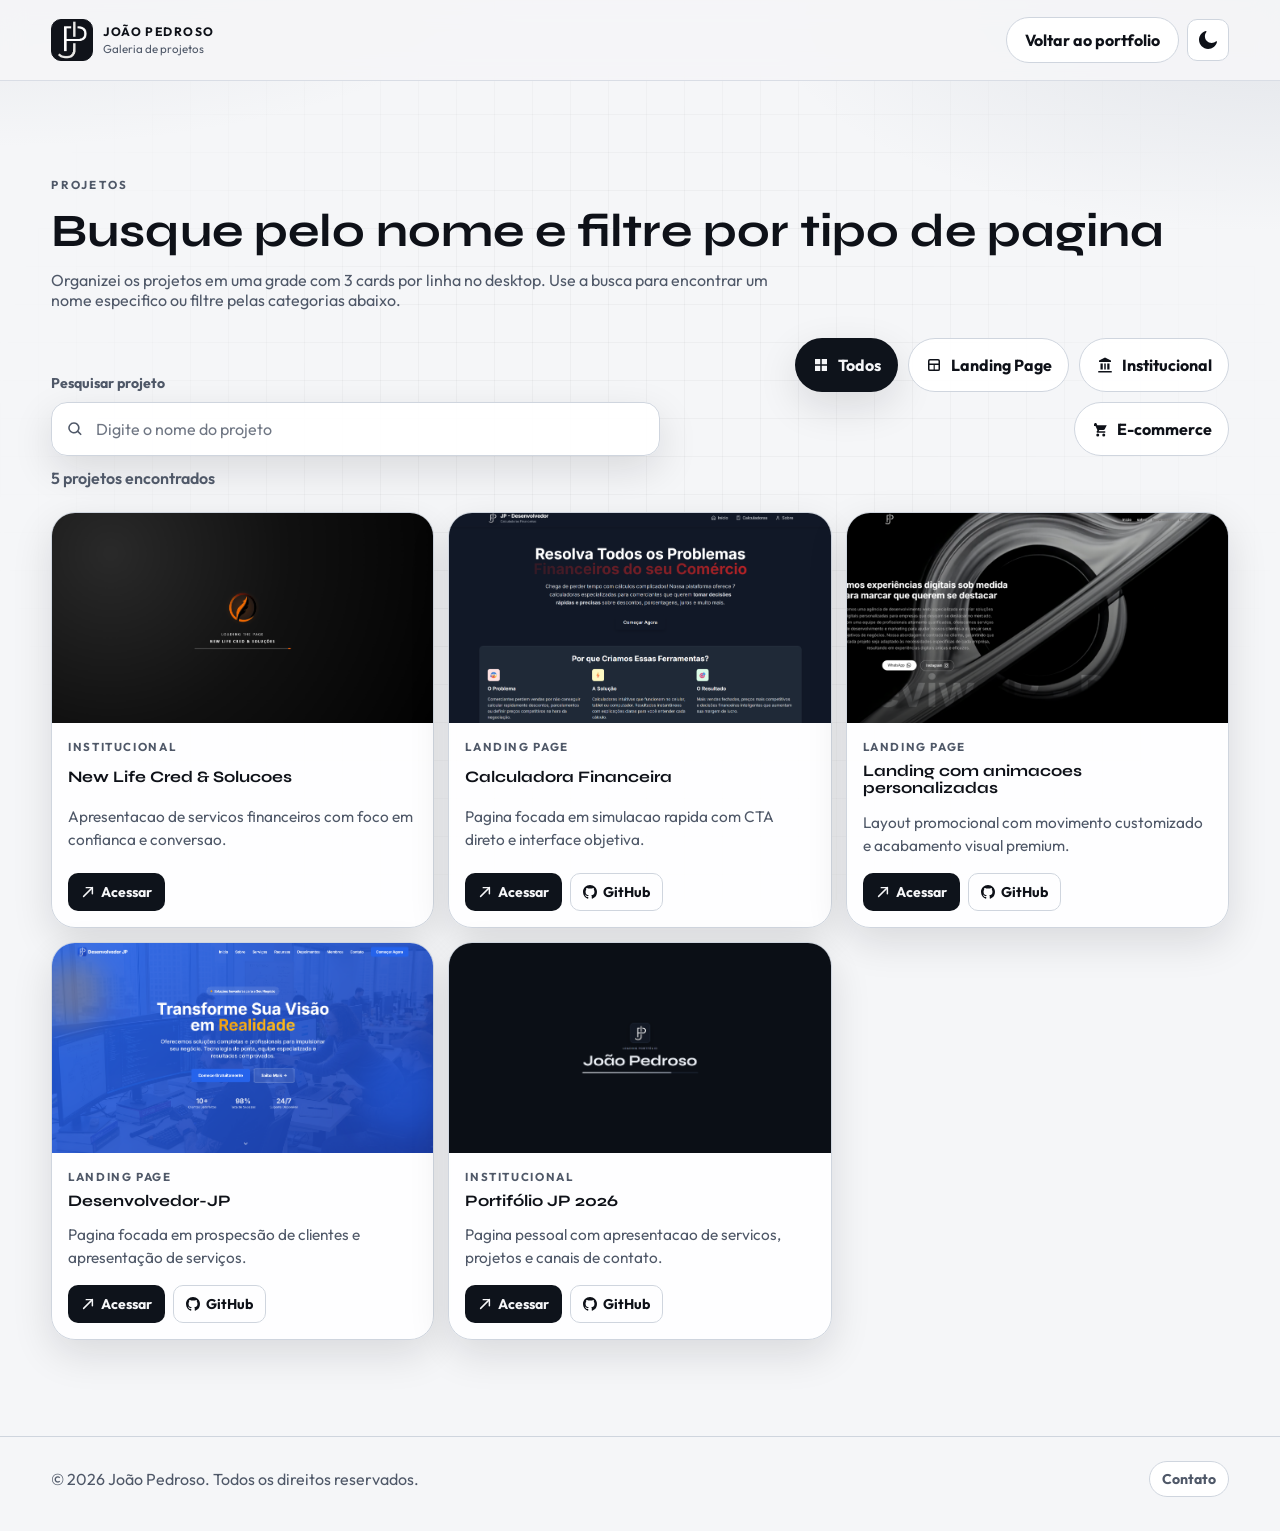
<file: projetos.html>
<!DOCTYPE html>
<html lang="pt-BR">
<head>
  <meta charset="UTF-8" />
  <meta name="viewport" content="width=device-width, initial-scale=1.0" />
  <title>Projetos | Joao Pedroso</title>
  <link rel="icon" href="img/logo-jp.png" />
  <meta
    name="description"
    content="Galeria de projetos de Joao Pedroso com busca por nome e filtros por categoria."
  />
  <link rel="preconnect" href="https://fonts.googleapis.com" />
  <link rel="preconnect" href="https://fonts.gstatic.com" crossorigin />
  <link
    href="https://fonts.googleapis.com/css2?family=Syne:wght@500;700;800&family=Outfit:wght@300;400;500;600;700&display=swap"
    rel="stylesheet"
  />
  <script>
    (function () {
      try {
        var savedTheme = localStorage.getItem('jp-theme');
        var useDark =
          savedTheme === 'dark' ||
          (savedTheme !== 'light' &&
            window.matchMedia &&
            window.matchMedia('(prefers-color-scheme: dark)').matches);
        document.documentElement.classList.toggle('dark', useDark);
      } catch (error) {}
    })();
  </script>
  <link rel="stylesheet" href="styles.css" />
</head>
<body>
  <div class="scroll-progress" aria-hidden="true"><span id="progressBar"></span></div>
  <div class="bg-layer" aria-hidden="true"></div>

  <header class="topbar" id="topo">
    <div class="shell topbar-inner">
      <a href="index.html#projects" class="brand" aria-label="Voltar para o portfolio">
        <img src="img/logo-jp.png" alt="Logo João Pedroso" width="42" height="42" />
        <span>
          <strong>JOÃO PEDROSO</strong>
          <small>Galeria de projetos</small>
        </span>
      </a>

      <div class="top-actions">
        <a class="action soft projects-home-link" href="index.html#projects">Voltar ao portfolio</a>
        <button id="themeBtn" class="theme-btn" type="button" aria-label="Ativar tema escuro">
          <svg class="icon-moon" aria-hidden="true" viewBox="0 0 312.812 312.812" width="18" height="18">
            <path
              d="M305.2 178.159c-3.2-.8-6.4 0-9.2 2-10.4 8.8-22.4 16-35.6 20.8-12.4 4.8-26 7.2-40.4 7.2-32.4 0-62-13.2-83.2-34.4-21.2-21.2-34.4-50.8-34.4-83.2 0-13.6 2.4-26.8 6.4-38.8 4.4-12.8 10.8-24.4 19.2-34.4 3.6-4.4 2.8-10.8-1.6-14.4-2.8-2-6-2.8-9.2-2-34 9.2-63.6 29.6-84.8 56.8-20.4 26.8-32.4 60-32.4 96 0 43.6 17.6 83.2 46.4 112s68 46.4 112 46.4c36.8 0 70.8-12.8 98-34 27.6-21.6 47.6-52.4 56-87.6 1.6-5.6-1.6-11.2-7.2-12.4z"
            />
          </svg>
          <svg class="icon-sun" aria-hidden="true" viewBox="0 0 45.16 45.16" width="18" height="18">
            <path
              d="M22.58 11.269c-6.237 0-11.311 5.075-11.311 11.312s5.074 11.312 11.311 11.312c6.236 0 11.311-5.074 11.311-11.312S28.816 11.269 22.58 11.269zM22.58 7.944a2.207 2.207 0 0 1-2.207-2.206V2.207a2.207 2.207 0 1 1 4.414 0v3.531a2.207 2.207 0 0 1-2.207 2.206zM22.58 37.215a2.207 2.207 0 0 0-2.207 2.207v3.53a2.207 2.207 0 1 0 4.414 0v-3.53a2.208 2.208 0 0 0-2.207-2.207zM32.928 12.231a2.208 2.208 0 0 1 0-3.121l2.497-2.497a2.207 2.207 0 1 1 3.121 3.121l-2.497 2.497a2.207 2.207 0 0 1-3.121 0zM12.231 32.93a2.205 2.205 0 0 0-3.121 0l-2.497 2.496a2.207 2.207 0 0 0 3.121 3.121l2.497-2.498a2.204 2.204 0 0 0 0-3.119zM37.215 22.58c0-1.219.988-2.207 2.207-2.207h3.531a2.207 2.207 0 1 1 0 4.413h-3.531a2.206 2.206 0 0 1-2.207-2.206zM7.944 22.58a2.207 2.207 0 0 0-2.207-2.207h-3.53a2.207 2.207 0 1 0 0 4.413h3.531a2.206 2.206 0 0 0 2.206-2.206zM32.928 32.93a2.208 2.208 0 0 1 3.121 0l2.497 2.497a2.205 2.205 0 1 1-3.121 3.12l-2.497-2.497a2.205 2.205 0 0 1 0-3.12zM12.231 12.231a2.207 2.207 0 0 0 0-3.121L9.734 6.614a2.207 2.207 0 0 0-3.121 3.12l2.497 2.497a2.205 2.205 0 0 0 3.121 0z"
            />
          </svg>
        </button>
      </div>
    </div>
  </header>

  <main id="main-content">
    <section id="projects" class="section projects-page">
      <div class="shell">
        <div class="section-head reveal">
          <p class="label">Projetos</p>
          <h3>Busque pelo nome e filtre por tipo de pagina</h3>
          <p class="projects-intro">
            Organizei os projetos em uma grade com 3 cards por linha no desktop. Use a busca
            para encontrar um nome especifico ou filtre pelas categorias abaixo.
          </p>
        </div>

        <div class="project-toolbar reveal delay-1">
          <label class="project-search" for="projectSearch">
            <span class="project-search__label">Pesquisar projeto</span>
            <span class="project-search__field">
              <svg aria-hidden="true" viewBox="0 0 24 24" width="18" height="18">
                <path
                  fill="currentColor"
                  d="M10.5 3a7.5 7.5 0 1 0 4.82 13.24l4.22 4.22 1.41-1.41-4.22-4.22A7.5 7.5 0 0 0 10.5 3zm0 2a5.5 5.5 0 1 1 0 11 5.5 5.5 0 0 1 0-11z"
                />
              </svg>
              <input
                id="projectSearch"
                type="search"
                placeholder="Digite o nome do projeto"
                autocomplete="off"
                data-project-search
              />
            </span>
          </label>

          <div class="project-filters" role="toolbar" aria-label="Filtrar projetos por categoria">
            <button type="button" class="project-filter is-active" data-project-filter="all" aria-pressed="true">
              <svg aria-hidden="true" viewBox="0 0 24 24" width="18" height="18">
                <path
                  fill="currentColor"
                  d="M4 4h7v7H4V4zm9 0h7v7h-7V4zM4 13h7v7H4v-7zm9 0h7v7h-7v-7z"
                />
              </svg>
              <span>Todos</span>
            </button>

            <button type="button" class="project-filter" data-project-filter="landing" aria-pressed="false">
              <svg aria-hidden="true" viewBox="0 0 24 24" width="18" height="18">
                <path
                  fill="currentColor"
                  d="M4 6.5A2.5 2.5 0 0 1 6.5 4h11A2.5 2.5 0 0 1 20 6.5v11a2.5 2.5 0 0 1-2.5 2.5h-11A2.5 2.5 0 0 1 4 17.5v-11zm2 0V10h12V6.5a.5.5 0 0 0-.5-.5h-11a.5.5 0 0 0-.5.5zm0 5.5v5.5a.5.5 0 0 0 .5.5h5V12H6zm7 0v6h4.5a.5.5 0 0 0 .5-.5V12h-5z"
                />
              </svg>
              <span>Landing Page</span>
            </button>

            <button type="button" class="project-filter" data-project-filter="institucional" aria-pressed="false">
              <svg aria-hidden="true" viewBox="0 0 24 24" width="18" height="18">
                <path
                  fill="currentColor"
                  d="M12 2 4 6v2h16V6l-8-4zm-6 8h3v8H6v-8zm5 0h2v8h-2v-8zm4 0h3v8h-3v-8zM3 20h18v2H3v-2z"
                />
              </svg>
              <span>Institucional</span>
            </button>

            <button type="button" class="project-filter" data-project-filter="ecommerce" aria-pressed="false">
              <svg aria-hidden="true" viewBox="0 0 24 24" width="18" height="18">
                <path
                  fill="currentColor"
                  d="M7 4h-2l-1 2v2h2l2.6 5.59-1 1.81A1 1 0 0 0 8.5 17H19v-2H10.2l.88-1.6h5.45a2 2 0 0 0 1.79-1.11L21 7H8.42l-.94-2zM9 18a2 2 0 1 0 0 4 2 2 0 0 0 0-4zm8 0a2 2 0 1 0 0 4 2 2 0 0 0 0-4z"
                />
              </svg>
              <span>E-commerce</span>
            </button>
          </div>
        </div>

        <p class="project-results reveal delay-2" data-project-results aria-live="polite"></p>

        <div class="project-mosaic project-mosaic--archive">
          <article
            class="project reveal"
            data-project-card
            data-project-name="New Life Cred Solucoes"
            data-project-category="institucional"
          >
            <img src="img/tela1.png" alt="Projeto New Life Cred Solucoes" width="1400" height="920" loading="lazy" />
            <div class="project-body">
              <p class="project-type">Institucional</p>
              <h4>New Life Cred &amp; Solucoes</h4>
              <p class="project-summary">Apresentacao de servicos financeiros com foco em confianca e conversao.</p>
              <div class="project-actions">
                <a href="https://newlifecredsolucoes.netlify.app/" target="_blank" rel="noopener noreferrer">
                  <svg aria-hidden="true" viewBox="0 0 16 16" width="14" height="14" fill="none" stroke="currentColor" stroke-width="1.7" stroke-linecap="round" stroke-linejoin="round">
                    <path d="M6 3h7v7" />
                    <path d="M13 3L3 13" />
                  </svg>
                  <span>Acessar</span>
                </a>
              </div>
            </div>
          </article>

          <article
            class="project reveal delay-1"
            data-project-card
            data-project-name="Calculadora Financeira"
            data-project-category="landing"
          >
            <img src="img/tela2.png" alt="Projeto Calculadora Financeira" width="1200" height="860" loading="lazy" />
            <div class="project-body">
              <p class="project-type">Landing Page</p>
              <h4>Calculadora Financeira</h4>
              <p class="project-summary">Pagina focada em simulacao rapida com CTA direto e interface objetiva.</p>
              <div class="project-actions">
                <a href="https://calculadoras-financeiras-joaopedroso.netlify.app/" target="_blank" rel="noopener noreferrer">
                  <svg aria-hidden="true" viewBox="0 0 16 16" width="14" height="14" fill="none" stroke="currentColor" stroke-width="1.7" stroke-linecap="round" stroke-linejoin="round">
                    <path d="M6 3h7v7" />
                    <path d="M13 3L3 13" />
                  </svg>
                  <span>Acessar</span>
                </a>
                <a href="https://github.com/JoaoPedroso520/Calculadora-Financeira" target="_blank" rel="noopener noreferrer" class="alt">
                  <svg aria-hidden="true" viewBox="0 0 16 16" width="14" height="14">
                    <path fill="currentColor" d="M8 0C3.58 0 0 3.58 0 8c0 3.54 2.29 6.53 5.47 7.59.4.07.55-.17.55-.38 0-.19-.01-.82-.01-1.49-2.01.37-2.53-.49-2.69-.94-.09-.23-.48-.94-.82-1.13-.28-.15-.68-.52-.01-.53.63-.01 1.08.58 1.23.82.72 1.21 1.87.87 2.33.66.07-.52.28-.87.51-1.07-1.78-.2-3.64-.89-3.64-3.95 0-.87.31-1.59.82-2.15-.08-.2-.36-1.02.08-2.12 0 0 .67-.21 2.2.82a7.65 7.65 0 0 1 2-.27c.68 0 1.36.09 2 .27 1.53-1.04 2.2-.82 2.2-.82.44 1.1.16 1.92.08 2.12.51.56.82 1.27.82 2.15 0 3.07-1.87 3.75-3.65 3.95.29.25.54.73.54 1.48 0 1.07-.01 1.93-.01 2.2 0 .21.15.46.55.38A8.01 8.01 0 0 0 16 8c0-4.42-3.58-8-8-8z" />
                  </svg>
                  <span>GitHub</span>
                </a>
              </div>
            </div>
          </article>

          <article
            class="project reveal delay-2"
            data-project-card
            data-project-name="Landing com animacoes personalizadas"
            data-project-category="landing"
          >
            <img src="img/tela3.png" alt="Projeto Landing com animacoes personalizadas" width="1200" height="860" loading="lazy" />
            <div class="project-body">
              <p class="project-type">Landing Page</p>
              <h4>Landing com animacoes personalizadas</h4>
              <p class="project-summary">Layout promocional com movimento customizado e acabamento visual premium.</p>
              <div class="project-actions">
                <a href="https://perfil-jp.netlify.app/" target="_blank" rel="noopener noreferrer">
                  <svg aria-hidden="true" viewBox="0 0 16 16" width="14" height="14" fill="none" stroke="currentColor" stroke-width="1.7" stroke-linecap="round" stroke-linejoin="round">
                    <path d="M6 3h7v7" />
                    <path d="M13 3L3 13" />
                  </svg>
                  <span>Acessar</span>
                </a>
                <a href="https://github.com/JoaoPedroso520/Perfil-JP" target="_blank" rel="noopener noreferrer" class="alt">
                  <svg aria-hidden="true" viewBox="0 0 16 16" width="14" height="14">
                    <path fill="currentColor" d="M8 0C3.58 0 0 3.58 0 8c0 3.54 2.29 6.53 5.47 7.59.4.07.55-.17.55-.38 0-.19-.01-.82-.01-1.49-2.01.37-2.53-.49-2.69-.94-.09-.23-.48-.94-.82-1.13-.28-.15-.68-.52-.01-.53.63-.01 1.08.58 1.23.82.72 1.21 1.87.87 2.33.66.07-.52.28-.87.51-1.07-1.78-.2-3.64-.89-3.64-3.95 0-.87.31-1.59.82-2.15-.08-.2-.36-1.02.08-2.12 0 0 .67-.21 2.2.82a7.65 7.65 0 0 1 2-.27c.68 0 1.36.09 2 .27 1.53-1.04 2.2-.82 2.2-.82.44 1.1.16 1.92.08 2.12.51.56.82 1.27.82 2.15 0 3.07-1.87 3.75-3.65 3.95.29.25.54.73.54 1.48 0 1.07-.01 1.93-.01 2.2 0 .21.15.46.55.38A8.01 8.01 0 0 0 16 8c0-4.42-3.58-8-8-8z" />
                  </svg>
                  <span>GitHub</span>
                </a>
              </div>
            </div>
          </article>

          <article
            class="project reveal delay-3"
            data-project-card
            data-project-name="Desenvolvedor-JP"
            data-project-category="landing"
          >
            <img src="img/tela4.webp" alt="Projeto Desenvolvedor-JP" width="1200" height="860" loading="lazy" />
            <div class="project-body">
              <p class="project-type">Landing Page</p>
              <h4>Desenvolvedor-JP</h4>
              <p class="project-summary">Pagina focada em prospecsão de clientes e apresentação de serviços.</p>
              <div class="project-actions">
                <a href="https://desenvolvedor-jp.netlify.app/" target="_blank" rel="noopener noreferrer">
                  <svg aria-hidden="true" viewBox="0 0 16 16" width="14" height="14" fill="none" stroke="currentColor" stroke-width="1.7" stroke-linecap="round" stroke-linejoin="round">
                    <path d="M6 3h7v7" />
                    <path d="M13 3L3 13" />
                  </svg>
                  <span>Acessar</span>
                </a>
                <a href="https://github.com/JoaoPedroso520/Site-Instituciocal" target="_blank" rel="noopener noreferrer" class="alt">
                  <svg aria-hidden="true" viewBox="0 0 16 16" width="14" height="14">
                    <path fill="currentColor" d="M8 0C3.58 0 0 3.58 0 8c0 3.54 2.29 6.53 5.47 7.59.4.07.55-.17.55-.38 0-.19-.01-.82-.01-1.49-2.01.37-2.53-.49-2.69-.94-.09-.23-.48-.94-.82-1.13-.28-.15-.68-.52-.01-.53.63-.01 1.08.58 1.23.82.72 1.21 1.87.87 2.33.66.07-.52.28-.87.51-1.07-1.78-.2-3.64-.89-3.64-3.95 0-.87.31-1.59.82-2.15-.08-.2-.36-1.02.08-2.12 0 0 .67-.21 2.2.82a7.65 7.65 0 0 1 2-.27c.68 0 1.36.09 2 .27 1.53-1.04 2.2-.82 2.2-.82.44 1.1.16 1.92.08 2.12.51.56.82 1.27.82 2.15 0 3.07-1.87 3.75-3.65 3.95.29.25.54.73.54 1.48 0 1.07-.01 1.93-.01 2.2 0 .21.15.46.55.38A8.01 8.01 0 0 0 16 8c0-4.42-3.58-8-8-8z" />
                  </svg>
                  <span>GitHub</span>
                </a>
              </div>
            </div>
          </article>

          <article
            class="project reveal delay-4"
            data-project-card
            data-project-name="Portifolio JP 2026"
            data-project-category="institucional"
          >
            <img src="img/preview.png" alt="Projeto Portifolio JP 2026" width="1300" height="860" loading="lazy" />
            <div class="project-body">
              <p class="project-type">Institucional</p>
              <h4>Portifólio JP 2026</h4>
              <p class="project-summary">Pagina pessoal com apresentacao de servicos, projetos e canais de contato.</p>
              <div class="project-actions">
                <a href="index.html" rel="noopener noreferrer">
                  <svg aria-hidden="true" viewBox="0 0 16 16" width="14" height="14" fill="none" stroke="currentColor" stroke-width="1.7" stroke-linecap="round" stroke-linejoin="round">
                    <path d="M6 3h7v7" />
                    <path d="M13 3L3 13" />
                  </svg>
                  <span>Acessar</span>
                </a>
                <a href="https://github.com/JoaoPedroso520/Portifolio-JP" target="_blank" rel="noopener noreferrer" class="alt">
                  <svg aria-hidden="true" viewBox="0 0 16 16" width="14" height="14">
                    <path fill="currentColor" d="M8 0C3.58 0 0 3.58 0 8c0 3.54 2.29 6.53 5.47 7.59.4.07.55-.17.55-.38 0-.19-.01-.82-.01-1.49-2.01.37-2.53-.49-2.69-.94-.09-.23-.48-.94-.82-1.13-.28-.15-.68-.52-.01-.53.63-.01 1.08.58 1.23.82.72 1.21 1.87.87 2.33.66.07-.52.28-.87.51-1.07-1.78-.2-3.64-.89-3.64-3.95 0-.87.31-1.59.82-2.15-.08-.2-.36-1.02.08-2.12 0 0 .67-.21 2.2.82a7.65 7.65 0 0 1 2-.27c.68 0 1.36.09 2 .27 1.53-1.04 2.2-.82 2.2-.82.44 1.1.16 1.92.08 2.12.51.56.82 1.27.82 2.15 0 3.07-1.87 3.75-3.65 3.95.29.25.54.73.54 1.48 0 1.07-.01 1.93-.01 2.2 0 .21.15.46.55.38A8.01 8.01 0 0 0 16 8c0-4.42-3.58-8-8-8z" />
                  </svg>
                  <span>GitHub</span>
                </a>
              </div>
            </div>
          </article>
        </div>

        <div class="project-empty" data-project-empty hidden>
          <strong>Nenhum projeto encontrado.</strong>
          <p>Tente outro nome na busca ou selecione uma categoria diferente.</p>
        </div>
      </div>
    </section>
  </main>

  <footer class="footer">
    <div class="shell footer-inner">
      <p>&copy; <span id="year"></span> João Pedroso. Todos os direitos reservados.</p>
      <div class="footer-links">
        <a href="index.html#contact">
          <p>Contato</p>
        </a>
      </div>
    </div>
  </footer>

  <script src="script.js" defer></script>
</body>
</html>
</file>
<file: styles.css>
﻿:root {
  --bg: #f5f6f8;
  --surface: #ffffff;
  --surface-soft: #eaedf2;
  --text: #0e1118;
  --text-soft: #4f5868;
  --line: #cfd5de;
  --primary: #0e131b;
  --primary-soft: #252c3a;
  --shadow-soft: 0 14px 40px rgba(14, 18, 27, 0.12);
  --shadow-hard: 0 24px 64px rgba(14, 18, 27, 0.2);
  --radius-lg: 24px;
  --radius-md: 16px;
}

html.dark,
body.dark {
  --bg: #0b0f16;
  --surface: #121824;
  --surface-soft: #1a2232;
  --text: #edf1f7;
  --text-soft: #b3bdcd;
  --line: #2e3a4f;
  --primary: #f0f4fa;
  --primary-soft: #d2dae8;
  --shadow-soft: 0 14px 42px rgba(0, 0, 0, 0.32);
  --shadow-hard: 0 24px 66px rgba(0, 0, 0, 0.48);
}

.instagram svg{
  color:#E4405F;
}
.whatsapp svg{
  color:#25D366;
}

* {
  box-sizing: border-box;
  -webkit-user-select: none;
  user-select: none;
  -webkit-user-drag: none;
}

html {
  scroll-behavior: smooth;
}

body {
  margin: 0;
  min-height: 100vh;
  overflow-x: hidden;
  color: var(--text);
  font-family: "Outfit", sans-serif;
  background:
    radial-gradient(1000px 450px at 0% -8%, rgba(134, 143, 158, 0.2), transparent 60%),
    radial-gradient(900px 400px at 100% 0%, rgba(120, 132, 153, 0.16), transparent 58%),
    var(--bg);
}

img {
  display: block;
  max-width: 100%;
}

a {
  color: inherit;
}

a,
button,
img {
  -webkit-user-drag: none;
  user-drag: none;
}


.bg-layer {
  position: fixed;
  inset: 0;
  z-index: -1;
  pointer-events: none;
  background-image:
    linear-gradient(to right, rgba(0, 0, 0, 0.03) 1px, transparent 1px),
    linear-gradient(to bottom, rgba(0, 0, 0, 0.03) 1px, transparent 1px);
  background-size: 38px 38px;
  mask-image: radial-gradient(circle at center, black 35%, transparent 85%);
}

.shell {
  width: min(1180px, 92%);
  margin: 0 auto;
}

.section {
  padding: 96px 0;
}

#home {
  scroll-margin-top: 10rem;
}


#about {
  scroll-margin-top: 10rem;
}

#services {
  scroll-margin-top: 10rem;
}

.label {
  margin: 0 0 14px;
  text-transform: uppercase;
  letter-spacing: 0.2em;
  font-size: 0.72rem;
  font-weight: 700;
  color: var(--text-soft);
}

h1,
h2,
h3,
h4 {
  margin-top: 0;
  line-height: 1.08;
  font-family: "Syne", sans-serif;
}

p {
  margin-top: 0;
}

#preload {
  position: fixed;
  inset: 0;
  z-index: 1200;
  display: grid;
  place-items: center;
  background: var(--bg);
  color: var(--text);
  transition: opacity 0.55s ease, visibility 0.55s ease;
}

#preload.hide {
  opacity: 0;
  visibility: hidden;
}

.preload-box {
  width: min(520px, 86%);
  text-align: center;
}

.preload-logo {
  width: 90px;
  height: 90px;
  object-fit: contain;
  margin: 0 auto 16px;
  padding: 10px;
  border-radius: 16px;
  background: #000000;
  border: 1px solid rgba(255, 255, 255, 0.45);
  box-shadow: 0 10px 28px rgba(0, 0, 0, 0.25);
}

html.dark .preload-logo,
body.dark .preload-logo {
  border-color: var(--line);
  background: var(--surface);
}

.preload-box p {
  margin: 0 0 12px;
  letter-spacing: 0.2em;
  text-transform: uppercase;
  font-size: 0.72rem;
  color: var(--text-soft);
}

.preload-box h1 {
  margin: 0;
  font-size: clamp(2rem, 8vw, 4.2rem);
}

.preload-line {
  margin-top: 16px;
  height: 4px;
  border-radius: 999px;
  background: color-mix(in srgb, var(--line) 55%, transparent);
  overflow: hidden;
}

.preload-line span {
  display: block;
  width: 100%;
  height: 100%;
  transform-origin: left;
  background: linear-gradient(90deg, var(--text), var(--text-soft));
  animation: preload 1.4s ease forwards;
}

@keyframes preload {
  from {
    transform: scaleX(0);
  }

  to {
    transform: scaleX(1);
  }
}

.scroll-progress {
  position: fixed;
  top: 0;
  left: 0;
  width: 100%;
  height: 4px;
  z-index: 1100;
}

#progressBar {
  display: block;
  width: 0;
  height: 100%;
  background: linear-gradient(90deg, #7f8797, #161d29);
}

body.dark #progressBar {
  background: linear-gradient(90deg, #f0f4fa, #909db2);
}

.topbar {
  position: sticky;
  top: 0;
  z-index: 1000;
  backdrop-filter: blur(12px);
  background: color-mix(in srgb, var(--bg) 90%, transparent);
  border-bottom: 1px solid color-mix(in srgb, var(--line) 72%, transparent);
}

.topbar-inner {
  min-height: 80px;
  display: flex;
  align-items: center;
  justify-content: space-between;
  gap: 16px;
}

.brand {
  text-decoration: none;
  display: inline-flex;
  align-items: center;
  gap: 10px;
}

.brand img {
  width: 42px;
  height: 42px;
  object-fit: contain;
  border-radius: 10px;
  border: 1px solid #10131a;
  background: #10131a;
  transition: background-color 0.25s ease, border-color 0.25s ease;
}

body.dark .brand img {
  border-color: var(--line);
  background: var(--surface);
}

.brand span {
  display: grid;
  gap: 2px;
}

.brand strong {
  letter-spacing: 0.12em;
  font-size: 0.76rem;
}

.brand small {
  font-size: 0.72rem;
  color: var(--text-soft);
}

.navbar ul {
  margin: 0;
  padding: 0;
  list-style: none;
  display: flex;
  gap: 20px;
}

.navbar a {
  text-decoration: none;
  color: var(--text-soft);
  font-weight: 600;
  padding: 9px 12px;
  border-radius: 999px;
  transition: background 0.2s ease, color 0.2s ease;
}

.navbar a:hover,
.navbar a.active {
  background: var(--surface-soft);
  color: var(--text);
}

.top-actions {
  display: flex;
  align-items: center;
  gap: 8px;
}

.theme-btn,
.menu-btn {
  border: 1px solid var(--line);
  background: var(--surface);
  color: var(--text);
  border-radius: 10px;
  padding: 9px 12px;
  font-weight: 700;
  cursor: pointer;
}

.theme-btn {
  width: 42px;
  height: 42px;
  padding: 0;
  display: inline-grid;
  place-items: center;
  position: relative;
  overflow: hidden;
}

.theme-btn .icon-moon,
.theme-btn .icon-sun {
  position: absolute;
  width: 18px;
  height: 18px;
  color: var(--text);
  transition: opacity 0.22s ease, transform 0.22s ease;
}

.theme-btn .icon-moon path,
.theme-btn .icon-sun path {
  fill: currentColor;
}

.theme-btn .icon-moon {
  opacity: 1;
  transform: scale(1) rotate(0deg);
}

.theme-btn .icon-sun {
  opacity: 0;
  transform: scale(0.75) rotate(-20deg);
}

body.dark .theme-btn .icon-moon {
  opacity: 0;
  transform: scale(0.75) rotate(20deg);
}

body.dark .theme-btn .icon-sun {
  opacity: 1;
  transform: scale(1) rotate(0deg);
}

.menu-btn {
  display: none;
  width: 42px;
  height: 42px;
  padding: 0;
  align-items: center;
  justify-content: center;
}

.menu-btn__icon {
  width: 18px;
  height: 16px;
  display: grid;
  gap: 4px;
}

.menu-btn__bar {
  display: block;
  width: 100%;
  height: 2px;
  border-radius: 999px;
  background: currentColor;
  transform-origin: center;
  transition: transform 0.25s ease, opacity 0.2s ease;
}

.menu-btn.open .menu-btn__bar:nth-child(1) {
  transform: translateY(7px) rotate(45deg);
}

.menu-btn.open .menu-btn__bar:nth-child(2) {
  opacity: 0;
}

.menu-btn.open .menu-btn__bar:nth-child(3) {
  transform: translateY(-6px) rotate(135deg);
}

.hero {
  overflow: hidden;
}

.hero-layout {
  display: grid;
  grid-template-columns: 1.06fr 0.94fr;
  gap: 34px;
  align-items: center;
}

.hero-left h2 {
  margin-bottom: 14px;
  font-size: clamp(2.2rem, 8vw, 4.9rem);
  max-width: 12ch;
}

.hero-left h2 span {
  display: block;
  margin-top: 10px;
  font-family: "Outfit", sans-serif;
  color: var(--text-soft);
  font-size: clamp(1rem, 2.1vw, 1.5rem);
}

.hero-copy {
  margin-bottom: 0;
  color: var(--text-soft);
  max-width: 62ch;
  font-size: clamp(1rem, 1.3vw, 1.16rem);
}

.hero-cta {
  margin: 28px 0 30px;
  display: flex;
  flex-wrap: wrap;
  gap: 10px;
}

.action {
  text-decoration: none;
  display: inline-flex;
  align-items: center;
  justify-content: center;
  gap: 8px;
  border: 1px solid var(--line);
  border-radius: 999px;
  padding: 12px 16px;
  font-weight: 700;
  transition: transform 0.2s ease;
}

.action:hover {
  transform: translateY(-2px);
}

.action.solid {
  background: var(--surface);
  box-shadow: var(--shadow-soft);
}

.wa-hero-icon {
  width: 18px;
  height: 18px;
  flex: 0 0 18px;
}

body.dark .wa-hero-icon {
  filter: invert(1);
}

.action.soft {
  background: var(--surface);
}

.action.ghost {
  background: transparent;
}

.kpi-row {
  display: grid;
  grid-template-columns: repeat(3, 1fr);
  gap: 10px;
}

.kpi {
  border: 1px solid var(--line);
  border-radius: var(--radius-md);
  background: color-mix(in srgb, var(--surface) 88%, transparent);
  box-shadow: var(--shadow-soft);
  padding: 14px;
}

.kpi strong {
  display: block;
  font-family: "Syne", sans-serif;
  font-size: 1.5rem;
  margin-bottom: 4px;
}

.kpi span {
  font-size: 0.88rem;
  color: var(--text-soft);
}

.hero-right {
  position: relative;
  min-height: 560px;
}

.frame {
  margin: 0;
  border-radius: var(--radius-lg);
  border: 1px solid var(--line);
  overflow: hidden;
  box-shadow: var(--shadow-hard);
}

.frame img {
  width: 100%;
  height: 100%;
  object-fit: cover;
}

.frame-main {
  height: 100%;
}

.frame-main img {
  min-height: 560px;
}

.frame-top {
  position: absolute;
  top: -14px;
  right: -14px;
  width: 38%;
}

.frame-bottom {
  position: absolute;
  bottom: -18px;
  left: -18px;
  width: 42%;
}

.ticker {
  margin-top: 40px;
  border-top: 1px solid var(--line);
  border-bottom: 1px solid var(--line);
  overflow: hidden;
  background: color-mix(in srgb, var(--surface) 82%, transparent);
}

.track {
  width: max-content;
  display: flex;
  gap: 28px;
  padding: 12px 0;
  animation: marquee 30s linear infinite;
  will-change: transform;
}

.track span {
  white-space: nowrap;
  letter-spacing: 0.14em;
  font-size: 0.88rem;
  font-family: "Syne", sans-serif;
  color: var(--text-soft);
}

@keyframes marquee {
  from {
    transform: translateX(0);
  }

  to {
    transform: translateX(calc(-1 * var(--loop-width, 50%)));
  }
}

.about-layout {
  display: grid;
  grid-template-columns: 1.16fr 0.84fr;
  gap: 16px;
}

.about-tech-loop {
  margin-top: 16px;
  margin-bottom: 8px;
}

.about-card,
.highlight-card,
.service-item,
.project,
.contact-card,
.contact-form {
  border: 1px solid var(--line);
  border-radius: var(--radius-lg);
  background: color-mix(in srgb, var(--surface) 90%, transparent);
  box-shadow: var(--shadow-soft);
}

.about-card,
.highlight-card {
  padding: clamp(24px, 4vw, 42px);
}

.about-card h3,
.section-head h3 {
  margin-bottom: 14px;
  font-size: clamp(1.8rem, 4vw, 2.9rem);
}

.about-card p {
  color: var(--text-soft);
  margin-bottom: 10px;
}

.highlight-card ul {
  margin: 0;
  padding-left: 18px;
  color: var(--text-soft);
  display: grid;
  gap: 10px;
}

.section-head h3 {
  margin-bottom: 0;
}

.tech-ticker {
  margin-top: 0;
}

.track-tech {
  gap: 12px;
  padding: 10px 0;
}

.track-tech .tech-chip {
  display: inline-flex;
  align-items: center;
  gap: 8px;
  border: 1px solid var(--line);
  background: color-mix(in srgb, var(--surface) 94%, transparent);
  border-radius: 999px;
  padding: 8px 12px;
  font-family: "Outfit", sans-serif;
  font-size: 0.84rem;
  letter-spacing: 0.04em;
  font-weight: 700;
  color: var(--text);
}

.track-tech .tech-chip img {
  width: 16px;
  height: 16px;
  flex: 0 0 16px;
}

.service-board {
  margin-top: 24px;
  display: grid;
  grid-template-columns: repeat(4, 1fr);
  gap: 12px;
}

.service-item {
  padding: 20px;
  position: relative;
  overflow: hidden;
}

.service-item::before {
  content: "";
  position: absolute;
  top: 0;
  left: 0;
  right: 0;
  height: 3px;
  background: linear-gradient(90deg, #8f98a9, #2d3441);
}

.service-item span {
  font-family: "Syne", sans-serif;
  color: var(--text-soft);
  font-size: 1.1rem;
}

.service-item h4 {
  margin: 12px 0 10px;
  font-size: 1.2rem;
}

.service-item p {
  margin: 0;
  color: var(--text-soft);
}

.project-mosaic {
  margin-top: 24px;
  display: grid;
  grid-template-columns: repeat(3, 1fr);
  gap: 14px;
  align-items: stretch;
}

.project {
  height: 100%;
  display: flex;
  flex-direction: column;
  overflow: hidden;
  transition: transform 0.25s ease;
}

.project:hover {
  transform: translateY(-6px);
}

.project img {
  width: 100%;
  height: 210px;
  object-fit: cover;
}

.project-body {
  flex: 1;
  display: flex;
  flex-direction: column;
  justify-content: space-between;
  padding: 16px;
}

.project-body p {
  margin: 0 0 8px;
  font-size: 0.72rem;
  text-transform: uppercase;
  letter-spacing: 0.14em;
  color: var(--text-soft);
  font-weight: 700;
}

.project-body h4 {
  margin: 0 0 14px;
}

.project-actions {
  display: flex;
  gap: 8px;
  flex-wrap: wrap;
}

.project-actions a {
  text-decoration: none;
  display: inline-flex;
  align-items: center;
  justify-content: center;
  gap: 6px;
  border-radius: 10px;
  padding: 9px 12px;
  font-weight: 700;
  font-size: 0.88rem;
  border: 1px solid transparent;
  background: var(--primary);
  color: var(--bg);
}

.project-actions a svg {
  width: 14px;
  height: 14px;
  flex: 0 0 14px;
}

.project-actions a.alt {
  background: transparent;
  color: var(--text);
  border-color: var(--line);
}

.project-placeholder-card {
  display: flex;
  flex-direction: column;
}

.project-placeholder {
  height: 100px;
  min-height: 100px;
  display: grid;
  place-items: center;
  text-align: center;
  padding: 22px;
  border-bottom: 1px solid var(--line);
  background:
    repeating-linear-gradient(
      45deg,
      color-mix(in srgb, var(--surface-soft) 75%, transparent) 0,
      color-mix(in srgb, var(--surface-soft) 75%, transparent) 10px,
      color-mix(in srgb, var(--surface) 95%, transparent) 10px,
      color-mix(in srgb, var(--surface) 95%, transparent) 20px
    );
}

.project-placeholder strong {
  font-size: 1.1rem;
}

.project-placeholder p {
  margin: 8px 0 0;
  color: var(--text-soft);
}

.projects-more{
  margin-top: 40px;
  display: flex;
  justify-content: center;
}

/* Botão "Ver mais" */
.btn-more{
  display: inline-flex;
  align-items: center;
  gap: 8px;
  padding: 10px 18px;
  border: 1px solid rgba(255,255,255,0.2);
  border-radius: 999px;
  text-decoration: none;
  font-size: 14px;
  color: inherit;
  transition: all .25s ease;
}

.btn-more svg{
  transition: transform .25s ease;
}

.btn-more:hover{
  background: rgba(255,255,255,0.0);
}

.btn-more:hover svg{
  transform: translateX(4px);
}

:root{
  --btn-border: rgba(0,0,0,0.2);
}

[data-theme="dark"]{
  --btn-border: rgba(0, 0, 0, 0.2);
}

.btn-more{
  border: 1px solid var(--line);
}

.contact-layout {
  margin-top: 24px;
  display: grid;
  grid-template-columns: minmax(220px, 1fr) minmax(320px, 1.2fr) minmax(220px, 1fr);
  gap: 12px;
  align-items: stretch;
}

.contact-grid {
  display: grid;
  grid-template-columns: 1fr 1fr;
  gap: 12px;
  grid-auto-rows: 1fr;
}

.contact-card {
  height: 100%;
  padding: 22px;
  display: flex;
  flex-direction: column;
}

.contact-card h4 {
  margin: 14px 0 10px;
  font-size: 1.4rem;
}

.contact-card p {
  margin: 0 0 16px;
  color: var(--text-soft);
}

.contact-card a {
  text-decoration: none;
  display: inline-flex;
  align-self: flex-start;
  margin-top: auto;
  background: var(--primary);
  color: var(--bg);
  border-radius: 10px;
  padding: 10px 12px;
  font-weight: 700;
  font-size: 0.9rem;
}

.contact-card-compact {
  height: 220px;
  padding: 18px;
  justify-content: center;
  align-items: center;
  text-align: center;
  align-self: center;
}

.contact-card-compact h4 {
  margin: 8px 0 6px;
}

.contact-card-compact p {
  margin: 0 0 10px;
}

.contact-card-compact a {
  margin-top: 0;
  align-self: center;
}

.contact-form {
  padding: 22px;
  display: grid;
  gap: 10px;
}

.contact-form h4 {
  margin: 0 0 8px;
  font-size: 1.4rem;
}

.contact-form label {
  font-weight: 600;
  color: var(--text-soft);
  font-size: 0.92rem;
}

.contact-form input,
.contact-form textarea {
  width: 100%;
  border: 1px solid var(--line);
  background: var(--surface);
  color: var(--text);
  border-radius: 10px;
  padding: 11px 12px;
  font: inherit;
}

.contact-form textarea {
  resize: vertical;
  min-height: 130px;
}

.contact-form button {
  border: none;
  background: var(--primary);
  color: var(--bg);
  border-radius: 10px;
  padding: 12px;
  font-weight: 700;
  cursor: pointer;
}

#formMessage {
  margin: 2px 0 0;
  padding: 10px 12px;
  border-radius: 10px;
  border: 1px solid transparent;
  font-size: 0.9rem;
  font-weight: 600;
  line-height: 1.4;
  opacity: 0;
  transform: translateY(4px);
  transition: opacity 0.25s ease, transform 0.25s ease;
}

#formMessage.show {
  opacity: 1;
  transform: translateY(0);
}

#formMessage.is-sending {
  color: var(--text-soft);
  border-color: var(--line);
  background: color-mix(in srgb, var(--surface-soft) 78%, transparent);
}

#formMessage.is-success {
  color: #0c6b3f;
  border-color: color-mix(in srgb, #31c270 45%, var(--line));
  background: color-mix(in srgb, #31c270 16%, var(--surface));
}

#formMessage.is-error {
  color: #8d1f2d;
  border-color: color-mix(in srgb, #ff5f74 44%, var(--line));
  background: color-mix(in srgb, #ff5f74 14%, var(--surface));
}

body.dark #formMessage.is-success {
  color: #8ef5be;
}

body.dark #formMessage.is-error {
  color: #ff9ba8;
}


.footer {
  border-top: 1px solid var(--line);
  padding: 24px 0 34px;
}

.footer-inner {
  display: flex;
  justify-content: space-between;
  align-items: center;
  flex-wrap: wrap;
  gap: 12px;
}

.footer-inner p {
  margin: 0;
  color: var(--text-soft);
}

.footer-links {
  display: flex;
  gap: 10px;
  flex-wrap: wrap;
}

.footer-links a {
  text-decoration: none;
  display: inline-flex;
  align-items: center;
  gap: 8px;
  border: 1px solid var(--line);
  background: var(--surface);
  border-radius: 999px;
  padding: 8px 12px;
  font-weight: 700;
  font-size: 0.88rem;
}

.reveal {
  opacity: 0;
  transform: translateY(24px);
  transition: opacity 0.8s ease, transform 0.8s ease;
}

.reveal.show {
  opacity: 1;
  transform: translateY(0);
}

.delay-1 {
  transition-delay: 0.1s;
}

.delay-2 {
  transition-delay: 0.2s;
}

.delay-3 {
  transition-delay: 0.3s;
}

.delay-4 {
  transition-delay: 0.4s;
}

@media (max-width: 1120px) {
  .hero-layout,
  .about-layout,
  .contact-layout {
    grid-template-columns: 1fr;
  }

  .hero-right {
    min-height: 440px;
  }

  .frame-main img {
    min-height: 440px;
  }

  .service-board,
  .contact-grid {
    grid-template-columns: repeat(2, 1fr);
  }

  .project-mosaic {
    grid-template-columns: repeat(2, 1fr);
  }
}

@media (max-width: 860px) {
  .menu-btn {
    display: inline-flex;
  }

  .navbar {
    position: fixed;
    top: 80px;
    left: 0;
    right: 0;
    border-bottom: 1px solid var(--line);
    background: color-mix(in srgb, var(--surface) 95%, transparent);
    transform: translateY(-130%);
    opacity: 0;
    visibility: hidden;
    pointer-events: none;
    transition: transform 0.32s ease, opacity 0.32s ease, visibility 0s linear 0.32s;
  }

  .navbar.open {
    transform: translateY(0);
    opacity: 1;
    visibility: visible;
    pointer-events: auto;
    transition: transform 0.32s ease, opacity 0.32s ease, visibility 0s;
  }

  .navbar ul {
    width: min(1180px, 92%);
    margin: 0 auto;
    padding: 14px 0 18px;
    flex-direction: column;
    align-items: stretch;
    text-align: center;
  }

  .navbar a {
    border-radius: 10px;
    padding: 10px;
  }
}

@media (max-width: 700px) {
  .section {
    padding: 76px 0;
  }

  .theme-btn {
    display: none;
  }

  .brand small,
  .footer-links span {
    display: none;
  }

  .kpi-row,
  .service-board,
  .contact-grid,
  .project-mosaic {
    grid-template-columns: 1fr;
  }

  .project-mosaic {
    grid-template-columns: 1fr;
  }

  .project img {
    height: min(210px, 52vw);
    object-position: center;
  }

  .frame-top,
  .frame-bottom {
    position: static;
    width: 100%;
    margin-top: 12px;
  }
}

@media (prefers-reduced-motion: reduce) {
  * {
    animation: none !important;
    transition: none !important;
    scroll-behavior: auto !important;
  }

  .reveal {
    opacity: 1;
    transform: none;
  }
}

.bg-layer {
  position: fixed;
  inset: 0;
  z-index: -1;
  pointer-events: none;
  background-image:
    linear-gradient(to right, rgba(0, 0, 0, 0.03) 1px, transparent 1px),
    linear-gradient(to bottom, rgba(0, 0, 0, 0.03) 1px, transparent 1px);
  background-size: 38px 38px;
  mask-image: radial-gradient(circle at center, black 35%, transparent 85%);
}

.shell {
  width: min(1180px, 92%);
  margin: 0 auto;
}

.section {
  padding: 96px 0;
}

#home {
  scroll-margin-top: 10rem;
}


#about {
  scroll-margin-top: 10rem;
}

#services {
  scroll-margin-top: 10rem;
}

.label {
  margin: 0 0 14px;
  text-transform: uppercase;
  letter-spacing: 0.2em;
  font-size: 0.72rem;
  font-weight: 700;
  color: var(--text-soft);
}

h1,
h2,
h3,
h4 {
  margin-top: 0;
  line-height: 1.08;
  font-family: "Syne", sans-serif;
}

p {
  margin-top: 0;
}

#preload {
  position: fixed;
  inset: 0;
  z-index: 1200;
  display: grid;
  place-items: center;
  background: var(--bg);
  color: var(--text);
  transition: opacity 0.55s ease, visibility 0.55s ease;
}

#preload.hide {
  opacity: 0;
  visibility: hidden;
}

.preload-box {
  width: min(520px, 86%);
  text-align: center;
}

.preload-logo {
  width: 90px;
  height: 90px;
  object-fit: contain;
  margin: 0 auto 16px;
  padding: 10px;
  border-radius: 16px;
  background: #000000;
  border: 1px solid rgba(255, 255, 255, 0.45);
  box-shadow: 0 10px 28px rgba(0, 0, 0, 0.25);
}

html.dark .preload-logo,
body.dark .preload-logo {
  border-color: var(--line);
  background: var(--surface);
}

.preload-box p {
  margin: 0 0 12px;
  letter-spacing: 0.2em;
  text-transform: uppercase;
  font-size: 0.72rem;
  color: var(--text-soft);
}

.preload-box h1 {
  margin: 0;
  font-size: clamp(2rem, 8vw, 4.2rem);
}

.preload-line {
  margin-top: 16px;
  height: 4px;
  border-radius: 999px;
  background: color-mix(in srgb, var(--line) 55%, transparent);
  overflow: hidden;
}

.preload-line span {
  display: block;
  width: 100%;
  height: 100%;
  transform-origin: left;
  background: linear-gradient(90deg, var(--text), var(--text-soft));
  animation: preload 1.4s ease forwards;
}

@keyframes preload {
  from {
    transform: scaleX(0);
  }

  to {
    transform: scaleX(1);
  }
}

.scroll-progress {
  position: fixed;
  top: 0;
  left: 0;
  width: 100%;
  height: 4px;
  z-index: 1100;
}

#progressBar {
  display: block;
  width: 0;
  height: 100%;
  background: linear-gradient(90deg, #7f8797, #161d29);
}

body.dark #progressBar {
  background: linear-gradient(90deg, #f0f4fa, #909db2);
}

.topbar {
  position: sticky;
  top: 0;
  z-index: 1000;
  backdrop-filter: blur(12px);
  background: color-mix(in srgb, var(--bg) 90%, transparent);
  border-bottom: 1px solid color-mix(in srgb, var(--line) 72%, transparent);
}

.topbar-inner {
  min-height: 80px;
  display: flex;
  align-items: center;
  justify-content: space-between;
  gap: 16px;
}

.brand {
  text-decoration: none;
  display: inline-flex;
  align-items: center;
  gap: 10px;
}

.brand img {
  width: 42px;
  height: 42px;
  object-fit: contain;
  border-radius: 10px;
  border: 1px solid #10131a;
  background: #10131a;
  transition: background-color 0.25s ease, border-color 0.25s ease;
}

body.dark .brand img {
  border-color: var(--line);
  background: var(--surface);
}

.brand span {
  display: grid;
  gap: 2px;
}

.brand strong {
  letter-spacing: 0.12em;
  font-size: 0.76rem;
}

.brand small {
  font-size: 0.72rem;
  color: var(--text-soft);
}

.navbar ul {
  margin: 0;
  padding: 0;
  list-style: none;
  display: flex;
  gap: 20px;
}

.navbar a {
  text-decoration: none;
  color: var(--text-soft);
  font-weight: 600;
  padding: 9px 12px;
  border-radius: 999px;
  transition: background 0.2s ease, color 0.2s ease;
}

.navbar a:hover,
.navbar a.active {
  background: var(--surface-soft);
  color: var(--text);
}

.top-actions {
  display: flex;
  align-items: center;
  gap: 8px;
}

.theme-btn,
.menu-btn {
  border: 1px solid var(--line);
  background: var(--surface);
  color: var(--text);
  border-radius: 10px;
  padding: 9px 12px;
  font-weight: 700;
  cursor: pointer;
}

.theme-btn {
  width: 42px;
  height: 42px;
  padding: 0;
  display: inline-grid;
  place-items: center;
  position: relative;
  overflow: hidden;
}

.theme-btn .icon-moon,
.theme-btn .icon-sun {
  position: absolute;
  width: 18px;
  height: 18px;
  color: var(--text);
  transition: opacity 0.22s ease, transform 0.22s ease;
}

.theme-btn .icon-moon path,
.theme-btn .icon-sun path {
  fill: currentColor;
}

.theme-btn .icon-moon {
  opacity: 1;
  transform: scale(1) rotate(0deg);
}

.theme-btn .icon-sun {
  opacity: 0;
  transform: scale(0.75) rotate(-20deg);
}

body.dark .theme-btn .icon-moon {
  opacity: 0;
  transform: scale(0.75) rotate(20deg);
}

body.dark .theme-btn .icon-sun {
  opacity: 1;
  transform: scale(1) rotate(0deg);
}

.menu-btn {
  display: none;
  width: 42px;
  height: 42px;
  padding: 0;
  align-items: center;
  justify-content: center;
}

.menu-btn__icon {
  width: 18px;
  height: 16px;
  display: grid;
  gap: 4px;
}

.menu-btn__bar {
  display: block;
  width: 100%;
  height: 2px;
  border-radius: 999px;
  background: currentColor;
  transform-origin: center;
  transition: transform 0.25s ease, opacity 0.2s ease;
}

.menu-btn.open .menu-btn__bar:nth-child(1) {
  transform: translateY(7px) rotate(45deg);
}

.menu-btn.open .menu-btn__bar:nth-child(2) {
  opacity: 0;
}

.menu-btn.open .menu-btn__bar:nth-child(3) {
  transform: translateY(-6px) rotate(135deg);
}

.hero {
  overflow: hidden;
}

.hero-layout {
  display: grid;
  grid-template-columns: 1.06fr 0.94fr;
  gap: 34px;
  align-items: center;
}

.hero-left h2 {
  margin-bottom: 14px;
  font-size: clamp(2.2rem, 8vw, 4.9rem);
  max-width: 12ch;
}

.hero-left h2 span {
  display: block;
  margin-top: 10px;
  font-family: "Outfit", sans-serif;
  color: var(--text-soft);
  font-size: clamp(1rem, 2.1vw, 1.5rem);
}

.hero-copy {
  margin-bottom: 0;
  color: var(--text-soft);
  max-width: 62ch;
  font-size: clamp(1rem, 1.3vw, 1.16rem);
}

.hero-cta {
  margin: 28px 0 30px;
  display: flex;
  flex-wrap: wrap;
  gap: 10px;
}

.action {
  text-decoration: none;
  display: inline-flex;
  align-items: center;
  justify-content: center;
  gap: 8px;
  border: 1px solid var(--line);
  border-radius: 999px;
  padding: 12px 16px;
  font-weight: 700;
  transition: transform 0.2s ease;
}

.action:hover {
  transform: translateY(-2px);
}

.action.solid {
  background: var(--surface);
  box-shadow: var(--shadow-soft);
}

.wa-hero-icon {
  width: 18px;
  height: 18px;
  flex: 0 0 18px;
}

body.dark .wa-hero-icon {
  filter: invert(1);
}

.action.soft {
  background: var(--surface);
}

.action.ghost {
  background: transparent;
}

.kpi-row {
  display: grid;
  grid-template-columns: repeat(3, 1fr);
  gap: 10px;
}

.kpi {
  border: 1px solid var(--line);
  border-radius: var(--radius-md);
  background: color-mix(in srgb, var(--surface) 88%, transparent);
  box-shadow: var(--shadow-soft);
  padding: 14px;
}

.kpi strong {
  display: block;
  font-family: "Syne", sans-serif;
  font-size: 1.5rem;
  margin-bottom: 4px;
}

.kpi span {
  font-size: 0.88rem;
  color: var(--text-soft);
}

.hero-right {
  position: relative;
  min-height: 560px;
}

.frame {
  margin: 0;
  border-radius: var(--radius-lg);
  border: 1px solid var(--line);
  overflow: hidden;
  box-shadow: var(--shadow-hard);
}

.frame img {
  width: 100%;
  height: 100%;
  object-fit: cover;
}

.frame-main {
  height: 100%;
}

.frame-main img {
  min-height: 560px;
}

.frame-top {
  position: absolute;
  top: -14px;
  right: -14px;
  width: 38%;
}

.frame-bottom {
  position: absolute;
  bottom: -18px;
  left: -18px;
  width: 42%;
}

.ticker {
  margin-top: 40px;
  border-top: 1px solid var(--line);
  border-bottom: 1px solid var(--line);
  overflow: hidden;
  background: color-mix(in srgb, var(--surface) 82%, transparent);
}

.track {
  width: max-content;
  display: flex;
  gap: 28px;
  padding: 12px 0;
  animation: marquee 30s linear infinite;
  will-change: transform;
}

.track span {
  white-space: nowrap;
  letter-spacing: 0.14em;
  font-size: 0.88rem;
  font-family: "Syne", sans-serif;
  color: var(--text-soft);
}

@keyframes marquee {
  from {
    transform: translateX(0);
  }

  to {
    transform: translateX(calc(-1 * var(--loop-width, 50%)));
  }
}

.about-layout {
  display: grid;
  grid-template-columns: 1.16fr 0.84fr;
  gap: 16px;
}

.about-tech-loop {
  margin-top: 16px;
  margin-bottom: 8px;
}

.about-card,
.highlight-card,
.service-item,
.project,
.contact-card,
.contact-form {
  border: 1px solid var(--line);
  border-radius: var(--radius-lg);
  background: color-mix(in srgb, var(--surface) 90%, transparent);
  box-shadow: var(--shadow-soft);
}

.about-card,
.highlight-card {
  padding: clamp(24px, 4vw, 42px);
}

.about-card h3,
.section-head h3 {
  margin-bottom: 14px;
  font-size: clamp(1.8rem, 4vw, 2.9rem);
}

.about-card p {
  color: var(--text-soft);
  margin-bottom: 10px;
}

.highlight-card ul {
  margin: 0;
  padding-left: 18px;
  color: var(--text-soft);
  display: grid;
  gap: 10px;
}

.section-head h3 {
  margin-bottom: 0;
}

.tech-ticker {
  margin-top: 0;
}

.track-tech {
  gap: 12px;
  padding: 10px 0;
}

.track-tech .tech-chip {
  display: inline-flex;
  align-items: center;
  gap: 8px;
  border: 1px solid var(--line);
  background: color-mix(in srgb, var(--surface) 94%, transparent);
  border-radius: 999px;
  padding: 8px 12px;
  font-family: "Outfit", sans-serif;
  font-size: 0.84rem;
  letter-spacing: 0.04em;
  font-weight: 700;
  color: var(--text);
}

.track-tech .tech-chip img {
  width: 16px;
  height: 16px;
  flex: 0 0 16px;
}

.service-board {
  margin-top: 24px;
  display: grid;
  grid-template-columns: repeat(4, 1fr);
  gap: 12px;
}

.service-item {
  padding: 20px;
  position: relative;
  overflow: hidden;
}

.service-item::before {
  content: "";
  position: absolute;
  top: 0;
  left: 0;
  right: 0;
  height: 3px;
  background: linear-gradient(90deg, #8f98a9, #2d3441);
}

.service-item span {
  font-family: "Syne", sans-serif;
  color: var(--text-soft);
  font-size: 1.1rem;
}

.service-item h4 {
  margin: 12px 0 10px;
  font-size: 1.2rem;
}

.service-item p {
  margin: 0;
  color: var(--text-soft);
}

.project-mosaic {
  margin-top: 24px;
  display: grid;
  grid-template-columns: repeat(3, 1fr);
  gap: 14px;
  align-items: stretch;
}

.projects-page {
  min-height: calc(100vh - 120px);
}

.projects-intro {
  max-width: 66ch;
  margin: 14px 0 0;
  color: var(--text-soft);
  font-size: 1rem;
}

.projects-home-link {
  padding-inline: 18px;
}

.project-toolbar {
  margin: 28px 0 12px;
  display: grid;
  grid-template-columns: minmax(280px, 1.1fr) minmax(0, 1fr);
  gap: 16px;
  align-items: end;
}

.project-search {
  display: grid;
  gap: 10px;
}

.project-search__label {
  font-size: 0.88rem;
  font-weight: 700;
  color: var(--text-soft);
}

.project-search__field {
  display: flex;
  align-items: center;
  gap: 10px;
  padding: 0 14px;
  min-height: 54px;
  border: 1px solid var(--line);
  border-radius: 16px;
  background: color-mix(in srgb, var(--surface) 92%, transparent);
  box-shadow: var(--shadow-soft);
}

.project-search__field svg {
  flex: 0 0 18px;
  color: var(--text-soft);
}

.project-search input {
  width: 100%;
  border: none;
  outline: none;
  background: transparent;
  color: var(--text);
  font: inherit;
  -webkit-user-select: text;
  user-select: text;
}

.project-search input::placeholder {
  color: color-mix(in srgb, var(--text-soft) 82%, transparent);
}

.project-filters {
  display: flex;
  flex-wrap: wrap;
  gap: 10px;
  justify-content: flex-end;
}

.project-filter {
  display: inline-flex;
  align-items: center;
  gap: 8px;
  min-height: 54px;
  padding: 0 16px;
  border: 1px solid var(--line);
  border-radius: 999px;
  background: color-mix(in srgb, var(--surface) 92%, transparent);
  color: var(--text);
  font: inherit;
  font-weight: 700;
  cursor: pointer;
  transition: transform 0.2s ease, border-color 0.2s ease, background 0.2s ease, color 0.2s ease;
}

.project-filter:hover {
  transform: translateY(-2px);
}

.project-filter.is-active {
  border-color: transparent;
  background: var(--primary);
  color: var(--bg);
  box-shadow: var(--shadow-soft);
}

.project-results {
  margin: 0 0 16px;
  color: var(--text-soft);
  font-weight: 600;
}

.project {
  height: 100%;
  display: flex;
  flex-direction: column;
  overflow: hidden;
  transition: transform 0.25s ease;
}

.project:hover {
  transform: translateY(-6px);
}

.project[hidden] {
  display: none !important;
}

.project img {
  width: 100%;
  height: 210px;
  object-fit: cover;
}

.project-body {
  flex: 1;
  display: flex;
  flex-direction: column;
  justify-content: space-between;
  padding: 16px;
}

.project-body p {
  margin: 0 0 8px;
  font-size: 0.72rem;
  text-transform: uppercase;
  letter-spacing: 0.14em;
  color: var(--text-soft);
  font-weight: 700;
}

.project-body h4 {
  margin: 0 0 14px;
}

.project-body .project-summary {
  margin: 0 0 16px;
  color: var(--text-soft);
  font-size: 0.96rem;
  line-height: 1.5;
  letter-spacing: 0;
  text-transform: none;
  font-weight: 400;
}

.project-actions {
  display: flex;
  gap: 8px;
  flex-wrap: wrap;
}

.project-actions a {
  text-decoration: none;
  display: inline-flex;
  align-items: center;
  justify-content: center;
  gap: 6px;
  border-radius: 10px;
  padding: 9px 12px;
  font-weight: 700;
  font-size: 0.88rem;
  border: 1px solid transparent;
  background: var(--primary);
  color: var(--bg);
}

.project-actions a svg {
  width: 14px;
  height: 14px;
  flex: 0 0 14px;
}

.project-actions a.alt {
  background: transparent;
  color: var(--text);
  border-color: var(--line);
}

.project-placeholder-card {
  display: flex;
  flex-direction: column;
}

.project-placeholder {
  height: 100px;
  min-height: 100px;
  display: grid;
  place-items: center;
  text-align: center;
  padding: 22px;
  border-bottom: 1px solid var(--line);
  background:
    repeating-linear-gradient(
      45deg,
      color-mix(in srgb, var(--surface-soft) 75%, transparent) 0,
      color-mix(in srgb, var(--surface-soft) 75%, transparent) 10px,
      color-mix(in srgb, var(--surface) 95%, transparent) 10px,
      color-mix(in srgb, var(--surface) 95%, transparent) 20px
    );
}

.project-placeholder strong {
  font-size: 1.1rem;
}

.project-placeholder p {
  margin: 8px 0 0;
  color: var(--text-soft);
}

.project-empty {
  margin-top: 18px;
  padding: 28px;
  border: 1px dashed var(--line);
  border-radius: var(--radius-lg);
  text-align: center;
  background: color-mix(in srgb, var(--surface) 88%, transparent);
}

.project-empty strong {
  display: block;
  margin-bottom: 8px;
  font-family: "Syne", sans-serif;
  font-size: 1.35rem;
}

.project-empty p {
  margin: 0;
  color: var(--text-soft);
}

.projects-more{
  margin-top: 40px;
  display: flex;
  justify-content: center;
}

/* Botão "Ver mais" */
.btn-more{
  display: inline-flex;
  align-items: center;
  gap: 8px;
  padding: 10px 18px;
  border: 1px solid rgba(255,255,255,0.2);
  border-radius: 999px;
  text-decoration: none;
  font-size: 14px;
  color: inherit;
  transition: all .25s ease;
}

.btn-more svg{
  transition: transform .25s ease;
}

.btn-more:hover{
  background: rgba(255,255,255,0.0);
}

.btn-more:hover svg{
  transform: translateX(4px);
}

:root{
  --btn-border: rgba(0,0,0,0.2);
}

[data-theme="dark"]{
  --btn-border: rgba(0, 0, 0, 0.2);
}

.btn-more{
  border: 1px solid var(--line);
}

.contact-layout {
  margin-top: 24px;
  display: grid;
  grid-template-columns: minmax(220px, 1fr) minmax(320px, 1.2fr) minmax(220px, 1fr);
  gap: 12px;
  align-items: stretch;
}

.contact-grid {
  display: grid;
  grid-template-columns: 1fr 1fr;
  gap: 12px;
  grid-auto-rows: 1fr;
}

.contact-card {
  height: 100%;
  padding: 22px;
  display: flex;
  flex-direction: column;
}

.contact-card h4 {
  margin: 14px 0 10px;
  font-size: 1.4rem;
}

.contact-card p {
  margin: 0 0 16px;
  color: var(--text-soft);
}

.contact-card a {
  text-decoration: none;
  display: inline-flex;
  align-self: flex-start;
  margin-top: auto;
  background: var(--primary);
  color: var(--bg);
  border-radius: 10px;
  padding: 10px 12px;
  font-weight: 700;
  font-size: 0.9rem;
}

.contact-card-compact {
  height: 220px;
  padding: 18px;
  justify-content: center;
  align-items: center;
  text-align: center;
  align-self: center;
}

.contact-card-compact h4 {
  margin: 8px 0 6px;
}

.contact-card-compact p {
  margin: 0 0 10px;
}

.contact-card-compact a {
  margin-top: 0;
  align-self: center;
}

.contact-form {
  padding: 22px;
  display: grid;
  gap: 10px;
}

.contact-form h4 {
  margin: 0 0 8px;
  font-size: 1.4rem;
}

.contact-form label {
  font-weight: 600;
  color: var(--text-soft);
  font-size: 0.92rem;
}

.contact-form input,
.contact-form textarea {
  width: 100%;
  border: 1px solid var(--line);
  background: var(--surface);
  color: var(--text);
  border-radius: 10px;
  padding: 11px 12px;
  font: inherit;
}

.contact-form textarea {
  resize: vertical;
  min-height: 130px;
}

.contact-form button {
  border: none;
  background: var(--primary);
  color: var(--bg);
  border-radius: 10px;
  padding: 12px;
  font-weight: 700;
  cursor: pointer;
}

#formMessage {
  margin: 2px 0 0;
  padding: 10px 12px;
  border-radius: 10px;
  border: 1px solid transparent;
  font-size: 0.9rem;
  font-weight: 600;
  line-height: 1.4;
  opacity: 0;
  transform: translateY(4px);
  transition: opacity 0.25s ease, transform 0.25s ease;
}

#formMessage.show {
  opacity: 1;
  transform: translateY(0);
}

#formMessage.is-sending {
  color: var(--text-soft);
  border-color: var(--line);
  background: color-mix(in srgb, var(--surface-soft) 78%, transparent);
}

#formMessage.is-success {
  color: #0c6b3f;
  border-color: color-mix(in srgb, #31c270 45%, var(--line));
  background: color-mix(in srgb, #31c270 16%, var(--surface));
}

#formMessage.is-error {
  color: #8d1f2d;
  border-color: color-mix(in srgb, #ff5f74 44%, var(--line));
  background: color-mix(in srgb, #ff5f74 14%, var(--surface));
}

body.dark #formMessage.is-success {
  color: #8ef5be;
}

body.dark #formMessage.is-error {
  color: #ff9ba8;
}


.footer {
  border-top: 1px solid var(--line);
  padding: 24px 0 34px;
}

.footer-inner {
  display: flex;
  justify-content: space-between;
  align-items: center;
  flex-wrap: wrap;
  gap: 12px;
}

.footer-inner p {
  margin: 0;
  color: var(--text-soft);
}

.footer-links {
  display: flex;
  gap: 10px;
  flex-wrap: wrap;
}

.footer-links a {
  text-decoration: none;
  display: inline-flex;
  align-items: center;
  gap: 8px;
  border: 1px solid var(--line);
  background: var(--surface);
  border-radius: 999px;
  padding: 8px 12px;
  font-weight: 700;
  font-size: 0.88rem;
}

.reveal {
  opacity: 0;
  transform: translateY(24px);
  transition: opacity 0.8s ease, transform 0.8s ease;
}

.reveal.show {
  opacity: 1;
  transform: translateY(0);
}

.delay-1 {
  transition-delay: 0.1s;
}

.delay-2 {
  transition-delay: 0.2s;
}

.delay-3 {
  transition-delay: 0.3s;
}

.delay-4 {
  transition-delay: 0.4s;
}

@media (max-width: 1120px) {
  .hero-layout,
  .about-layout,
  .contact-layout {
    grid-template-columns: 1fr;
  }

  .hero-right {
    min-height: 440px;
  }

  .frame-main img {
    min-height: 440px;
  }

  .service-board,
  .contact-grid {
    grid-template-columns: repeat(2, 1fr);
  }

  .project-toolbar {
    grid-template-columns: 1fr;
  }

  .project-filters {
    justify-content: flex-start;
  }

  .project-mosaic {
    grid-template-columns: repeat(2, 1fr);
  }
}

@media (max-width: 860px) {
  .menu-btn {
    display: inline-flex;
  }

  .navbar {
    position: fixed;
    top: 80px;
    left: 0;
    right: 0;
    border-bottom: 1px solid var(--line);
    background: color-mix(in srgb, var(--surface) 95%, transparent);
    transform: translateY(-130%);
    opacity: 0;
    visibility: hidden;
    pointer-events: none;
    transition: transform 0.32s ease, opacity 0.32s ease, visibility 0s linear 0.32s;
  }

  .navbar.open {
    transform: translateY(0);
    opacity: 1;
    visibility: visible;
    pointer-events: auto;
    transition: transform 0.32s ease, opacity 0.32s ease, visibility 0s;
  }

  .navbar ul {
    width: min(1180px, 92%);
    margin: 0 auto;
    padding: 14px 0 18px;
    flex-direction: column;
    align-items: stretch;
    text-align: center;
  }

  .navbar a {
    border-radius: 10px;
    padding: 10px;
  }
}

@media (max-width: 700px) {
  .section {
    padding: 76px 0;
  }

  .theme-btn {
    display: none;
  }

  .brand small,
  .footer-links span {
    display: none;
  }

  .kpi-row,
  .service-board,
  .contact-grid,
  .project-mosaic {
    grid-template-columns: 1fr;
  }

  .project-toolbar {
    margin-top: 22px;
  }

  .project-search__field,
  .project-filter {
    min-height: 50px;
  }

  .project-filters {
    gap: 8px;
  }

  .project-mosaic {
    grid-template-columns: 1fr;
  }

  .project img {
    height: min(210px, 52vw);
    object-position: center;
  }

  .frame-top,
  .frame-bottom {
    position: static;
    width: 100%;
    margin-top: 12px;
  }
}

@media (prefers-reduced-motion: reduce) {
  * {
    animation: none !important;
    transition: none !important;
    scroll-behavior: auto !important;
  }

  .reveal {
    opacity: 1;
    transform: none;
  }
}
</file>
